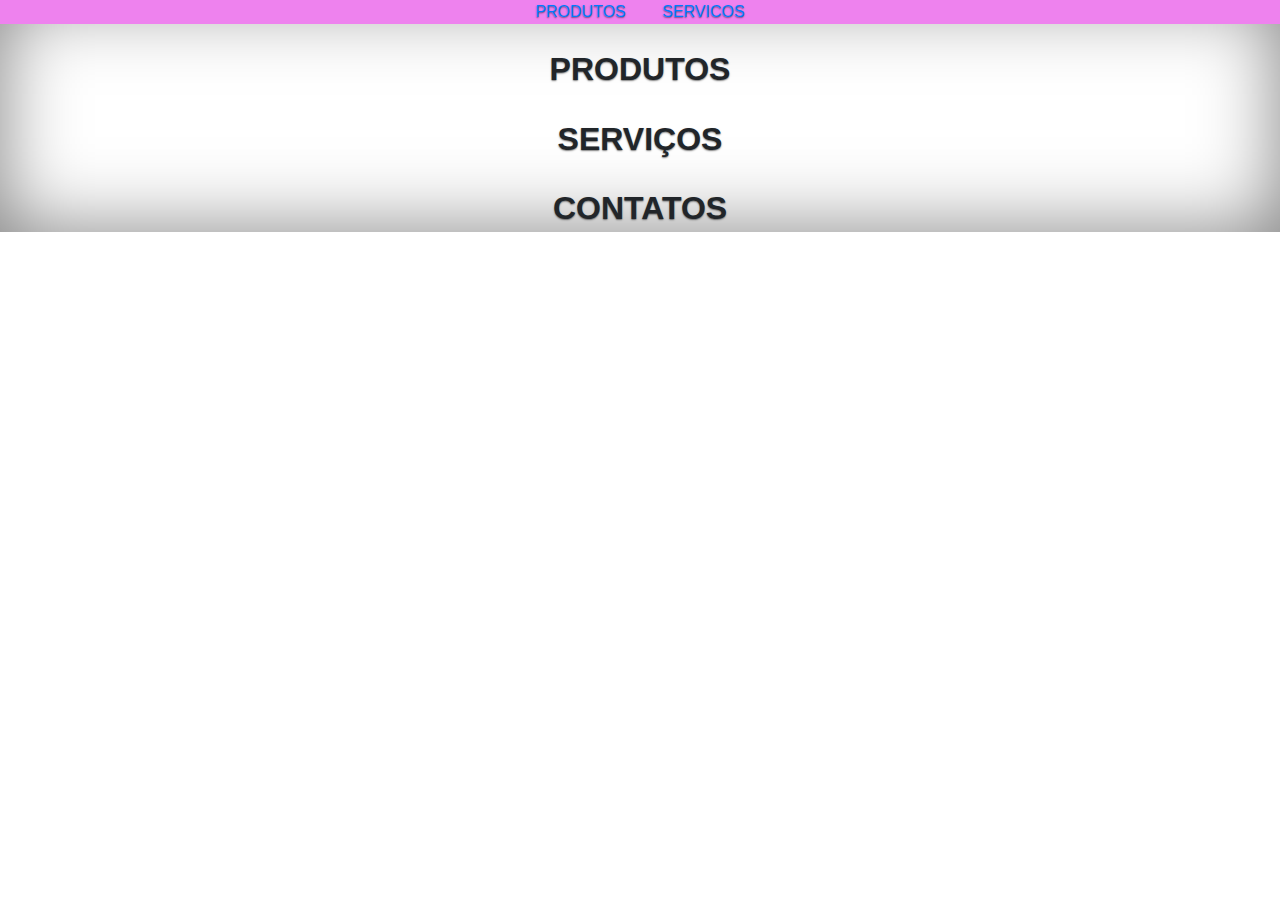
<file: Pet Shop/index.html>
<!DOCTYPE html>

<html>
<head>
    <meta charset='utf-8'>
    
    <title>PetShop</title>
   
    <link rel="stylesheet" type="text/css" href="css/style.css">
    
</head>
<body>
    <div id="CAB" class ="cover-container d-flez w-100 h-100 p-3 mx-auto flex-column"></div>
    <div id="MEN" class ="menu">
            <nav class="nav nav-masthead justify-content-center">
                <a class="nav-link" href="#PRODUTOS">PRODUTOS</a>
                <a class="nav-link" href="#SERVICOS">SERVICOS</a>
                
            </nav>
    </div>
    <div id="PRODUTOS">
        <h1>PRODUTOS</h1>

    </div>
    <div id="SERVICOS">
        <h1>SERVIÇOS</h1>
    </div>
    <div id="CONTATOS">
        <h1>CONTATOS</h1>
    </div>
</body>
</html>
</file>
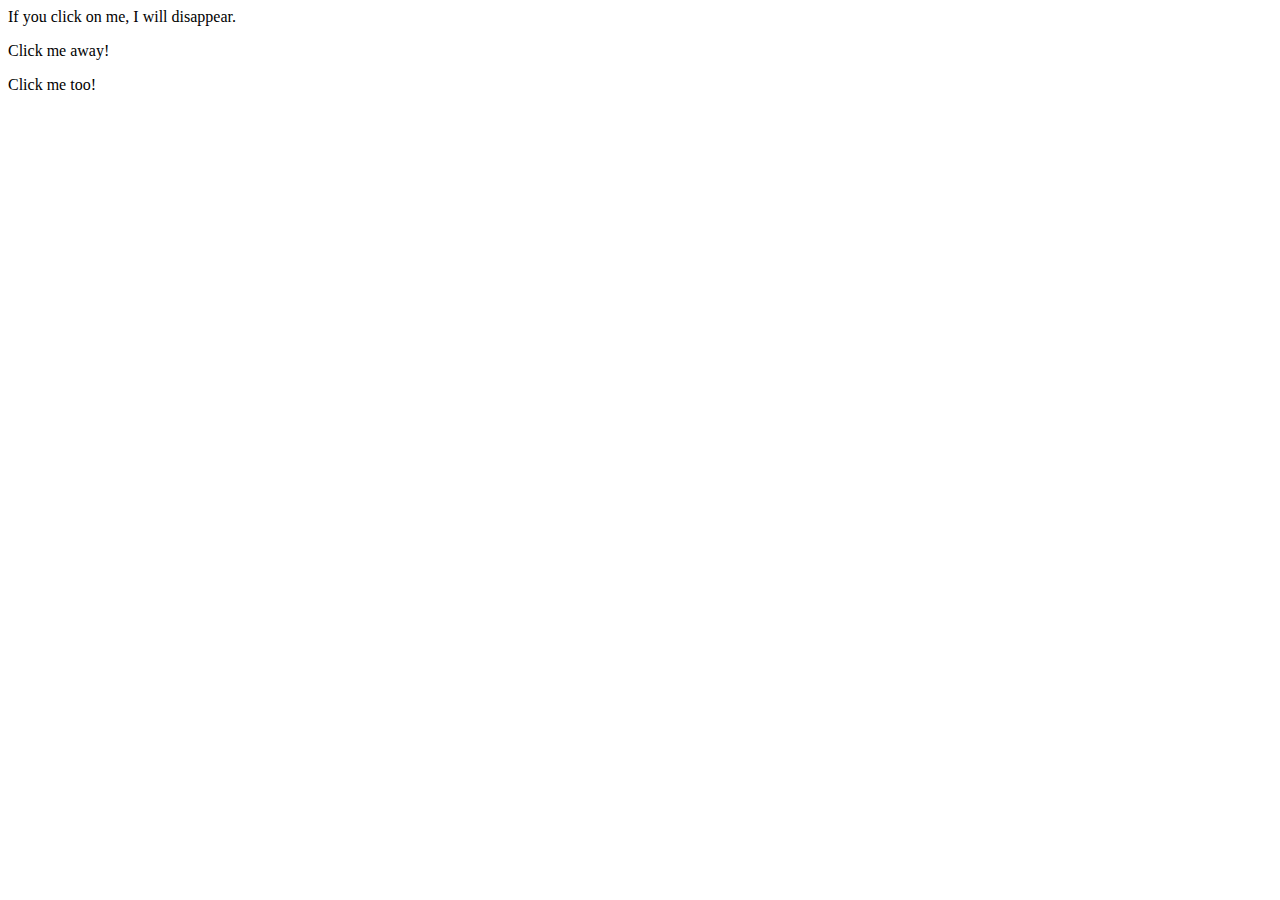
<file: jquery.html>
<html>
<head>
<script src="https://ajax.googleapis.com/ajax/libs/jquery/3.4.1/jquery.min.js"></script>
<script>
$(document).ready(function(){
  $("p").click(function(){
    $(this).hide();
  });
});
</script>
</head>
<body>
 
<p>If you click on me, I will disappear.</p>
<p>Click me away!</p>
<p>Click me too!</p>
 
</body>
</html>
</file>
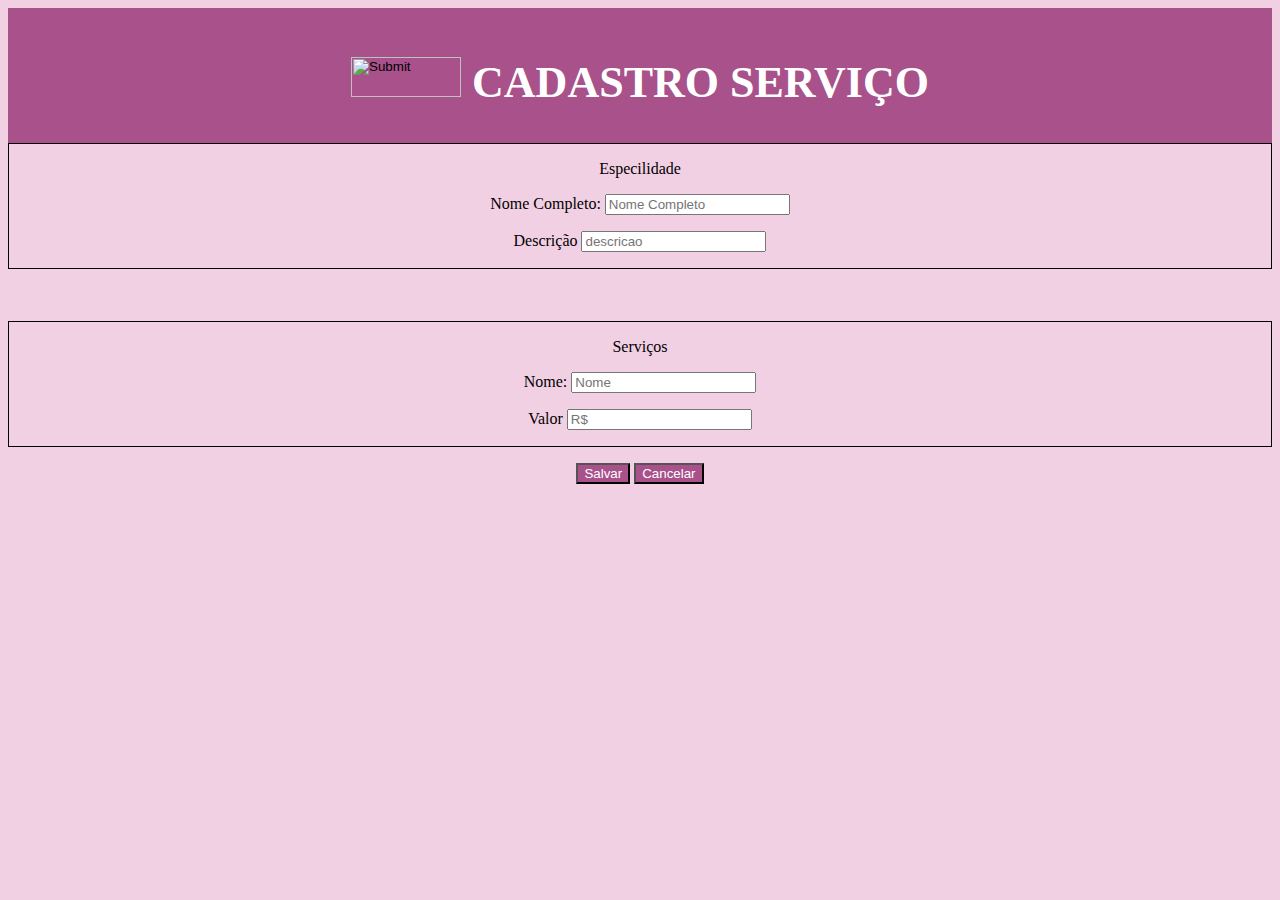
<file: 20.03/cadastro_servico.html>
<html>

<head>
    <meta charset="UTF-8">
    <meta name="viewport" content="width=device-width, initial-scale=1.0">
    <title>SALAO</title>

    <link rel='stylesheet' type="text/css" href="style.css">

<body>
    <header>
        <main>

            <div name="dados_pessoais">
                <h1> <input type="image" src="https://image.flaticon.com/icons/svg/60/60775.svg" alt="Submit"
                        width="110" height="40">
                    CADASTRO SERVIÇO</h1>
    </header>

    <form id="formulario">
        <P> Especilidade</P>
        <p>Nome Completo:
            <input type="text" id="nome" placeholder="Nome Completo" /><br /></p>
        <p>Descrição
            <input type="text" id="descricao" placeholder="descricao" maxlength="14" /><br /></p>

    </form>
    </div>

    <br></br>
    <div id="servico">
        <p>Serviços</p>
                   <p>Nome:
                <input type="text" id="nome" placeholder="Nome" /><br /></p>
            <p>Valor
                <input type="text" id="valor" placeholder="R$" maxlength="11" /><br /></p>

    </div>

    <div id="botoes">
        <p><input name="iButton" id="salva" value="Salvar" type="button" />
            <input name="iButton" id="cancela" value="Cancelar" type="button" onclick="informacoesDoCadastro()" /></p>
    </div>

    </main>

</body>
</head>

</html>
</file>
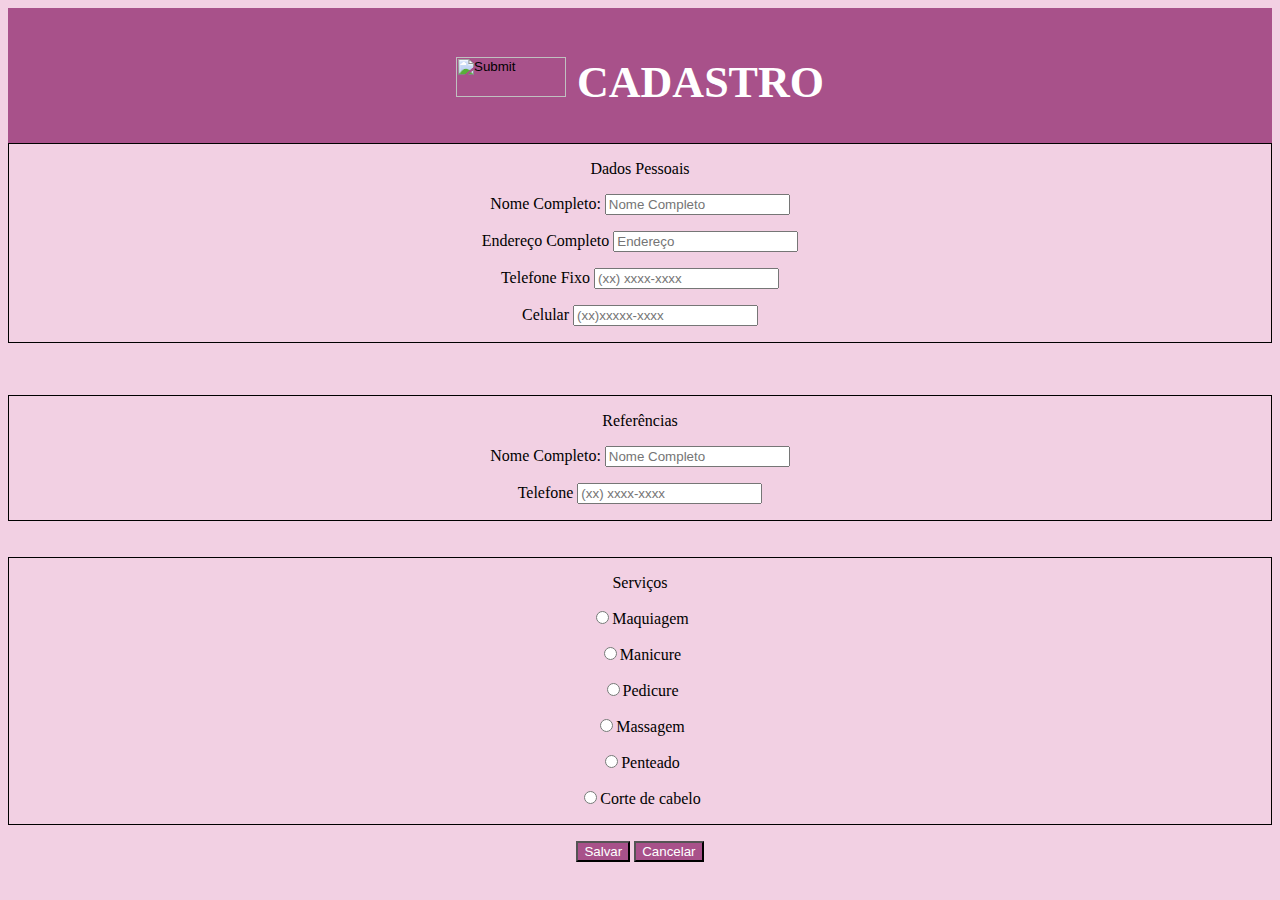
<file: 20.03/Salao.html>
<html>

<head>
    <meta charset="UTF-8">
    <meta name="viewport" content="width=device-width, initial-scale=1.0">
    <title>SALAO</title>

    <link rel='stylesheet' type="text/css" href="style.css">

<body>
    <header>
        <main>
            
            <div name="dados_pessoais">
                <h1>  <input type="image" src="https://image.flaticon.com/icons/svg/60/60775.svg" alt="Submit" width="110" height="40">
                CADASTRO</h1>
    </header>

    <form id="formulario">
        <P> Dados Pessoais</P>
        <p>Nome Completo:
            <input type="text" id="nome" placeholder="Nome Completo" /><br /></p>
        <p>Endereço Completo
            <input type="text" id="Endereco" placeholder="Endereço" maxlength="14" /><br /></p>
        <p>Telefone Fixo
            <input type="text" id="telefone" placeholder="(xx) xxxx-xxxx" maxlength="11" /><br /></p>
        <p> Celular
            <input type="text" id="celular" placeholder="(xx)xxxxx-xxxx" /><br /></p>
    </form>
    </div>

    <br></br>
    <div id="referencias">
        <p>Referências</p>
        <form id="referencia">
            <p>Nome Completo:
                <input type="text" id="nome" placeholder="Nome Completo" /><br /></p>
            <p>Telefone
                <input type="text" id="telefone" placeholder="(xx) xxxx-xxxx" maxlength="11" /><br /></p>

        </form>
    </div>
    <br></br>
    <div id="servicos">
        <p> Serviços</p>
        <input type="radio" name="q9" id="v9" value="v" />Maquiagem</p>
        <input type="radio" name="q9" id="v9" value="v" />Manicure</p>
        <input type="radio" name="q9" id="v9" value="v" />Pedicure</p>
        <input type="radio" name="q9" id="v9" value="v" />Massagem</p>
        <input type="radio" name="q9" id="v9" value="v" />Penteado</p>
        <input type="radio" name="q9" id="v9" value="v" />Corte de cabelo</p>

    </div>
    <div id="botoes">
        <p><input name="iButton" id="salva" value="Salvar" type="button" />
            <input name="iButton" id="cancela" value="Cancelar" type="button" onclick="informacoesDoCadastro()" /></p>
    </div>


    </main>

    <script>
        function retornarInformacoesDoCadastro() {
            var nome = document.getElementById("nome");
            var endereco = document.getElementById("Endereco");
            var telefone = document.getElementById("telefone");
            var celular = document.getElementById("celular");

            return ("novo cadastro" + nome.value + endereco.value + telefone.value + celular.value);
        }
        function informacoesDoCadastro() {
            console.log(retornarInformacoesDoCadastro());
            alert(retornarInformacoesDoCadastro());
    </script>
</body>
</head>

</html>
</file>
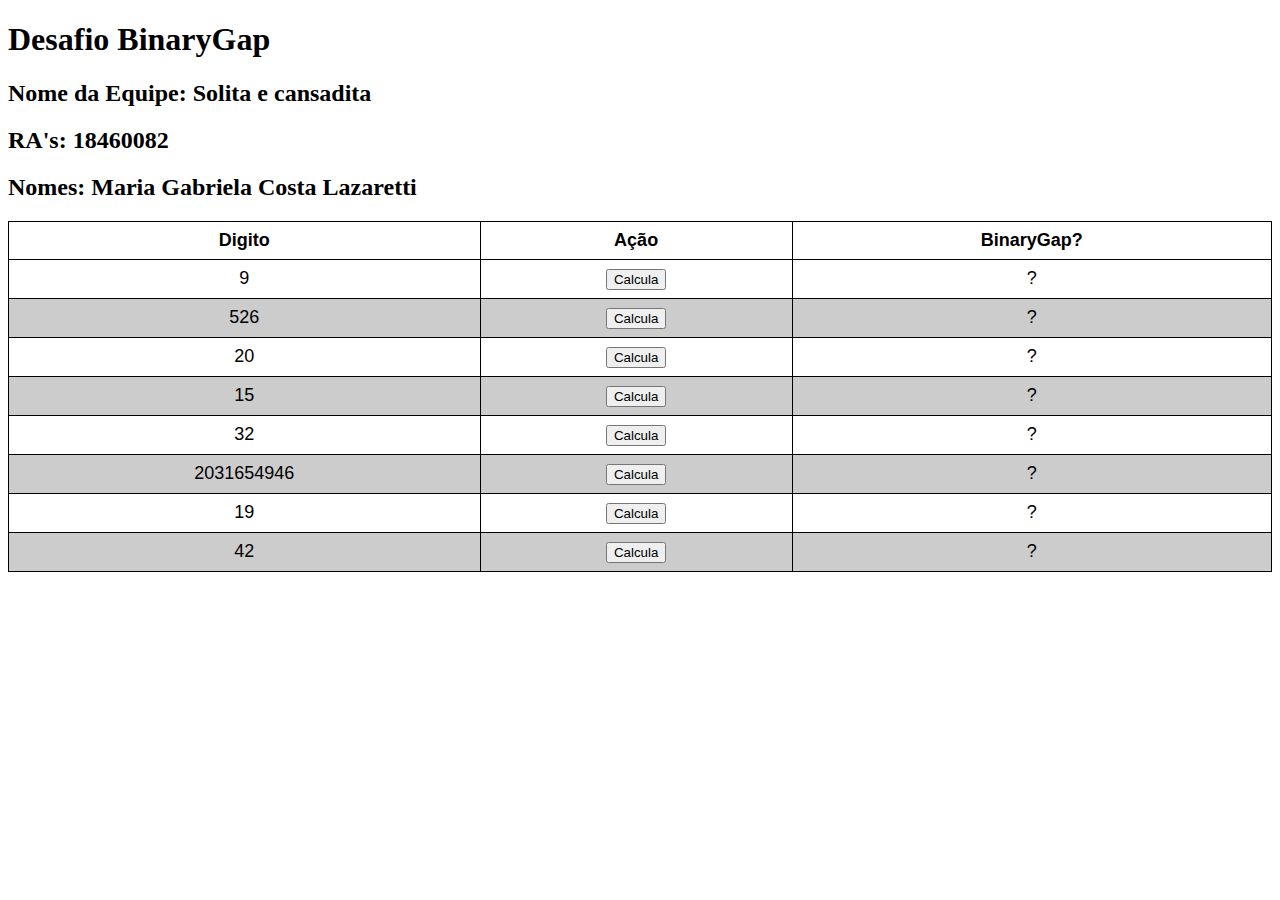
<file: Binary Gap/binary-gap.html>
<!DOCTYPE html>
<html>

<head>
    <title>Desafio BinaryGap</title>

    <link rel="stylesheet" type="text/css" href="style.css">
</head>

<body>

    <h1>Desafio BinaryGap</h1>
    <h2>Nome da Equipe: Solita e cansadita</h2>
    <h2>RA's: 18460082</h2>
    <h2>Nomes: Maria Gabriela Costa Lazaretti</h2>

    <table>
        <thead>
            <tr>
                <th>Digito</th>
                <th>Ação</th>
                <th>BinaryGap?</th>
            </tr>
        </thead>
        <tbody>
            <tr>
                <td class="digito">9</td>
                <td><button type="button" id="button" onclick="calcular(9)">Calcula</button></td>
                <td>?</td>
            </tr>
            <tr>
                <td class="digito">526</td>
                <td><button type="button" id="button" onclick="calcular(526)">Calcula</button></td>
                <td>?</td>
            </tr>
            <tr>
                <td class="digito">20</td>
                <td><button type="button" id="button" onclick="calcular(20)">Calcula</button></td>
                <td>?</td>
            </tr>
            <tr>

                <td class="digito">15</td>
                <td><button type="button" id="button" onclick="calcular(15)">Calcula</button></td>
                <td>?</td>
            </tr>
            <tr>
                <td class="digito">32</td>
                <td><button type="button" id="button" onclick="calcular(32)">Calcula</button></td>
                <td>?</td>
            </tr>
            <tr>
                <td class="digito">2031654946</td>
                <td><button type="button" id="button6" onclick="calcular(2031654946)">Calcula</button></td>
                <td>?</td>
            </tr>
            <tr>
                <td class="digito">19</td>
                <td><button type="button" id="button" onclick="calcular(19)">Calcula</button></td>
                <td>?</td>
            </tr>
            <tr>
                <td class="digito">42</td>
                <td><button type="button" id="button" onclick="calcular(42)">Calcula</button></td>
                <td>?</td>
            </tr>
        </tbody>
    </table>
    <script>
        document.getElementById("button1").addEventListener("click", calcular);
        function calcular(x) {
            var numero = x;
            console.log(numero);
            /* var maiorGap = 0;
             var gap = 0;
             var binario = numero.toString(2);
             var index = binario.lenght - 1;
 
             for (index; index >= 0; index--) {
                 if (binario.charAt(index) != '0') {
                     break;
                 }
             }
 
             for (var i = index - 1; i >= 0; i--) {
                 if (binario.charAt(i) == '0') {
                     gap = gap + 1;
                 } else {
                     if (gap > maiorGap) {
                         maiorGap = gap;
                     }
                     gap = 0;
                 }
             }
 
             alert(maiorGap);
         }
 */
        }

    </script>
</body>

</html>
</file>
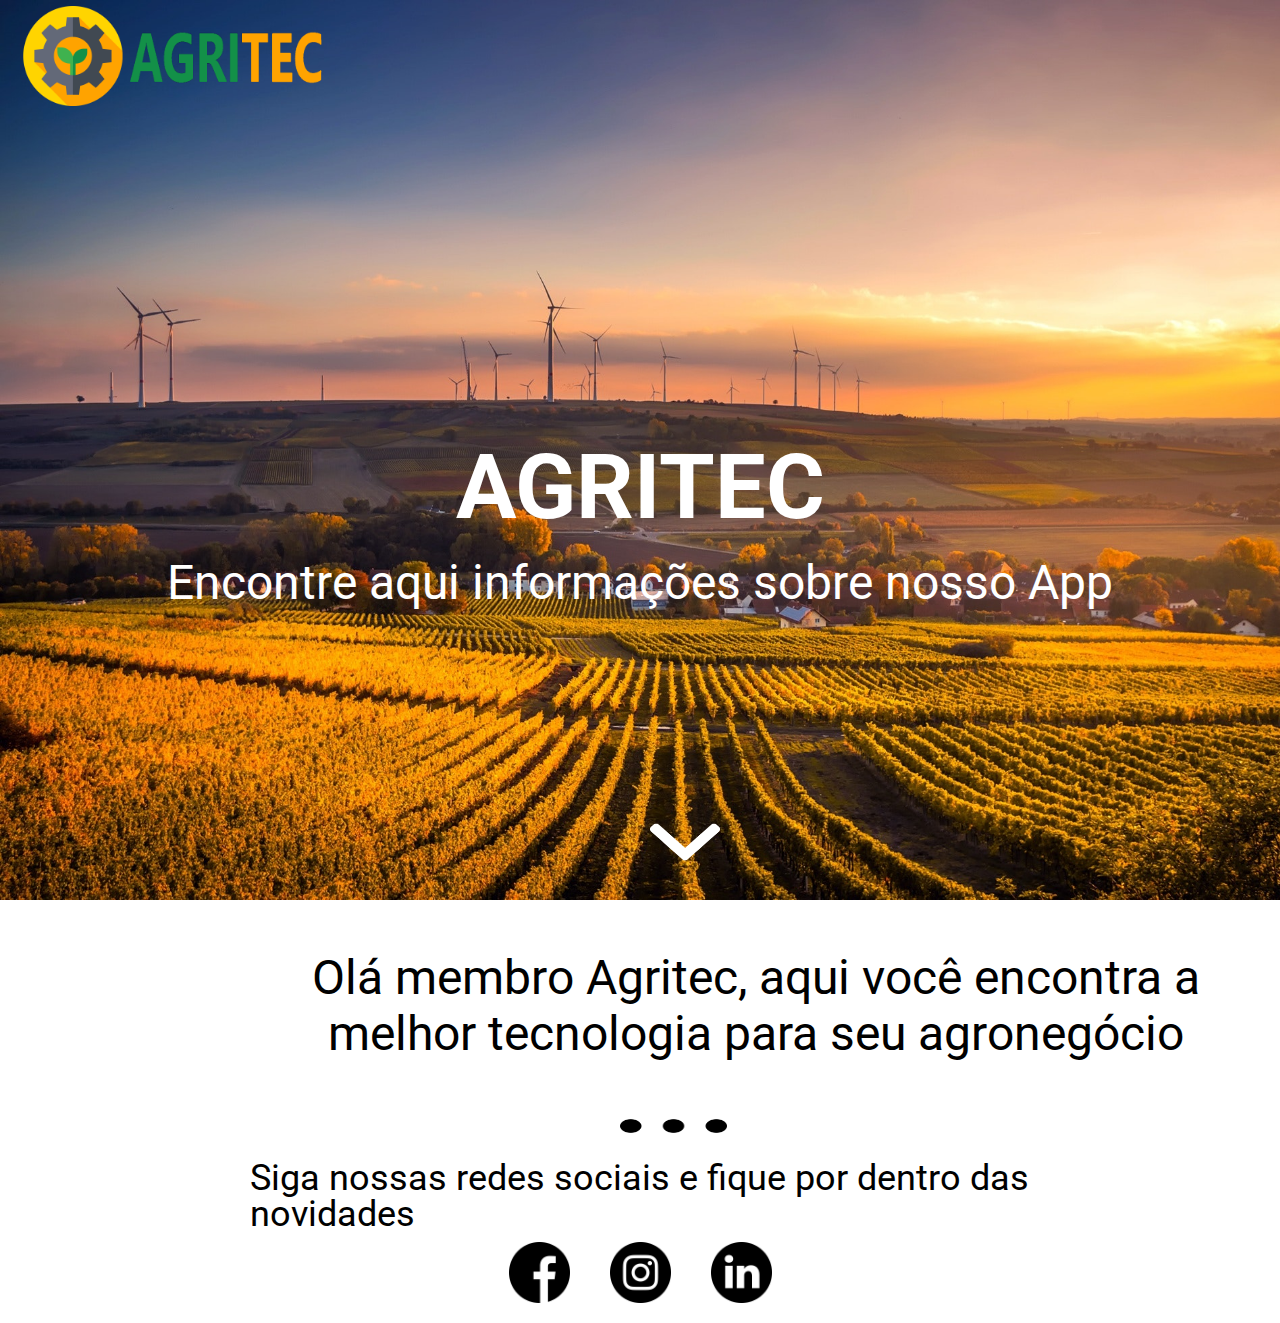
<file: Prova/HOME.html>
<html lang="pt-br">

<head>
  <meta charset="utf-8">
  <meta http-equiv="content-language" content="pt">
  <title>Agritec</title>
  <link rel="shortcut icon" href="img/roda-dentada.png">
  <link rel="stylesheet" href="./reset.css">
  <link rel="stylesheet" type="text/css" href="style.css">
  <link href="https://fonts.googleapis.com/css2?family=Roboto:wght@400;700&display=swap" rel="stylesheet">
</head>

<body>
  <header>
    <img id="logo" src="img/logo.png">
  </header>
  <main>
    <section>
      <div id="fundo">
        <article>
          <h1>AGRITEC</h1>
          <h3>Encontre aqui informações sobre nosso App</h3>
        </article>
        <a href="#texto_introdutorio">
          <img id="flecha" src="img/baixando.png">
        </a>
        
      </div>
    </section>
    <section>
      <article>
        <p id="texto_introdutorio">Olá membro Agritec, aqui você encontra a melhor tecnologia para seu agronegócio</p>
      </article>
      <img id="pontos" src="img/marca.png">
      <article id="redes">
        <p>Siga nossas redes sociais e fique por dentro das novidades</p>
        <div>
          <a href="https://www.facebook.com" target="blank"></a>
          <img src="img/icon.png" class="social-icon">
          </a>
          <a href="https://www.instagram.com" target="blank">
            <img src="img/instagram.png" class="social-icon">
          </a>
          <a href="https://www.linkedin.com" target="blank">
            <img src="img/linkedin.png" class="social-icon">
          </a>
        </div>
      </article>
    </section>
  </main>

</body>
</file>
<file: Pet Shop/css/style.css>
#MEN{
    background-color: violet;

}

.nav-link {
    
    padding: .5rem 1rem;
}
a, a:focus, a:hover {
    color: #fff;
}
a {
    color: #007bff;
    text-decoration: none;
    background-color: transparent;
}
body {
    display: -ms-flexbox;
    /*display: flex;*/
    color: #fff;
    text-shadow: 0 0.05rem 0.1rem rgba(0, 0, 0, .5);
    box-shadow: inset 0 0 5rem rgba(0, 0, 0, .5);
}
body {
    margin: 0;
    font-family: -apple-system,BlinkMacSystemFont,"Segoe UI",Roboto,"Helvetica Neue",Arial,"Noto Sans",sans-serif,"Apple Color Emoji","Segoe UI Emoji","Segoe UI Symbol","Noto Color Emoji";
    font-size: 1rem;
    font-weight: 400;
    line-height: 1.5;
    color: #212529;
    text-align: center;
    background-color: #fff;
}
</file>
<file: 20.03/style.css>
body{
    background-color: #F2D0E3;
    border-color: black;
    border-width: 1;
    text-align: center;
    font-family: candara;

}
header{
    background-color: #A8518A;
    padding-top: 10;
    padding-bottom: 5;
    font-size: 22px;
    font-family: candara;
}
h1{
    color: white;
    padding-top: 10;
}

#formulario{
    border: 1px solid black; 
}

#referencias{
    border: 1px solid black; 
}

#servicos{
    border: 1px solid black; 
}

#salva{
    background-color: #A8518A;
    color: white;
}
#cancela{
    background-color: #A8518A;
    color: white;
}

#salva:hover{
    color: #A8518A;
    background-color: white;
}

#cancela:hover{
    color: #A8518A;
    background-color: white;
}

#volta{
    background-image: url(https://cdn2.iconfinder.com/data/icons/general-ui-outlined/16/left-512.png);
}
#servico{
    border: 1px solid black; 
}
</file>
<file: Binary Gap/style.css>
table {
    font-family: arial, sans-serif;
    border-collapse: collapse;
    width: 100%;
}

td, th {
    border: 1.5px solid black;
    text-align: center;
    padding: 8px;
    font-size: 18px;
}

tr:nth-child(even) {
    background-color: #ccc;
}
</file>
<file: Prova/style.css>
#logo{

    position: absolute;
    width: 317px;
    height: 100px;
    left: 14px;
    top: 6px;
    }
#fundo{
    background-image: url(img/fundo.png);
    background-size: cover;
    width: absolute;
    height: 900px;
    
}

h1 {
    font-family: Roboto;
    font-weight: bold;
    font-size: 90px;
    line-height: 75px;
    display: flex;
    flex-direction: row;
    justify-content: center;
    padding-top: 450px;
    color: #FFFFFF;
}

h3{
font-family: Roboto;
font-size: 48px;
line-height: 56px;
display: flex;
flex-direction: row;
justify-content: center;
padding-top: 30px;
color: #FFFFFF;
}

#flecha{
width: 70px;
height: 62px;
left: 694px;
top: 574px;
display: flex;
justify-content: center;
padding-top: 200;
padding-left: 650;
}

#texto_introdutorio{
width: 1011px;

font-family: Roboto;
font-size: 48px;
line-height: 56px;
text-align: center;
padding-top: 50;
color: #000000;
padding-left: 250;
}

#pontos{
    width: 107px;
    height: 68px;
display: flex;
justify-content: center;
padding-top: 30;
padding-left: 620;
}


#redes p{
    flex-direction: row;
    justify-content: center;
    width: 946px;
height: 42px;
font-family: Roboto;
font-size: 36px;
padding-left: 250;


}
#redes div {
    display: flex;
    justify-content: center;
    padding-top: 20px;
}
#redes img {
    width: 61px;
    padding: 20;
}
#redes img:hover {
    width: 70px;
}
</file>
